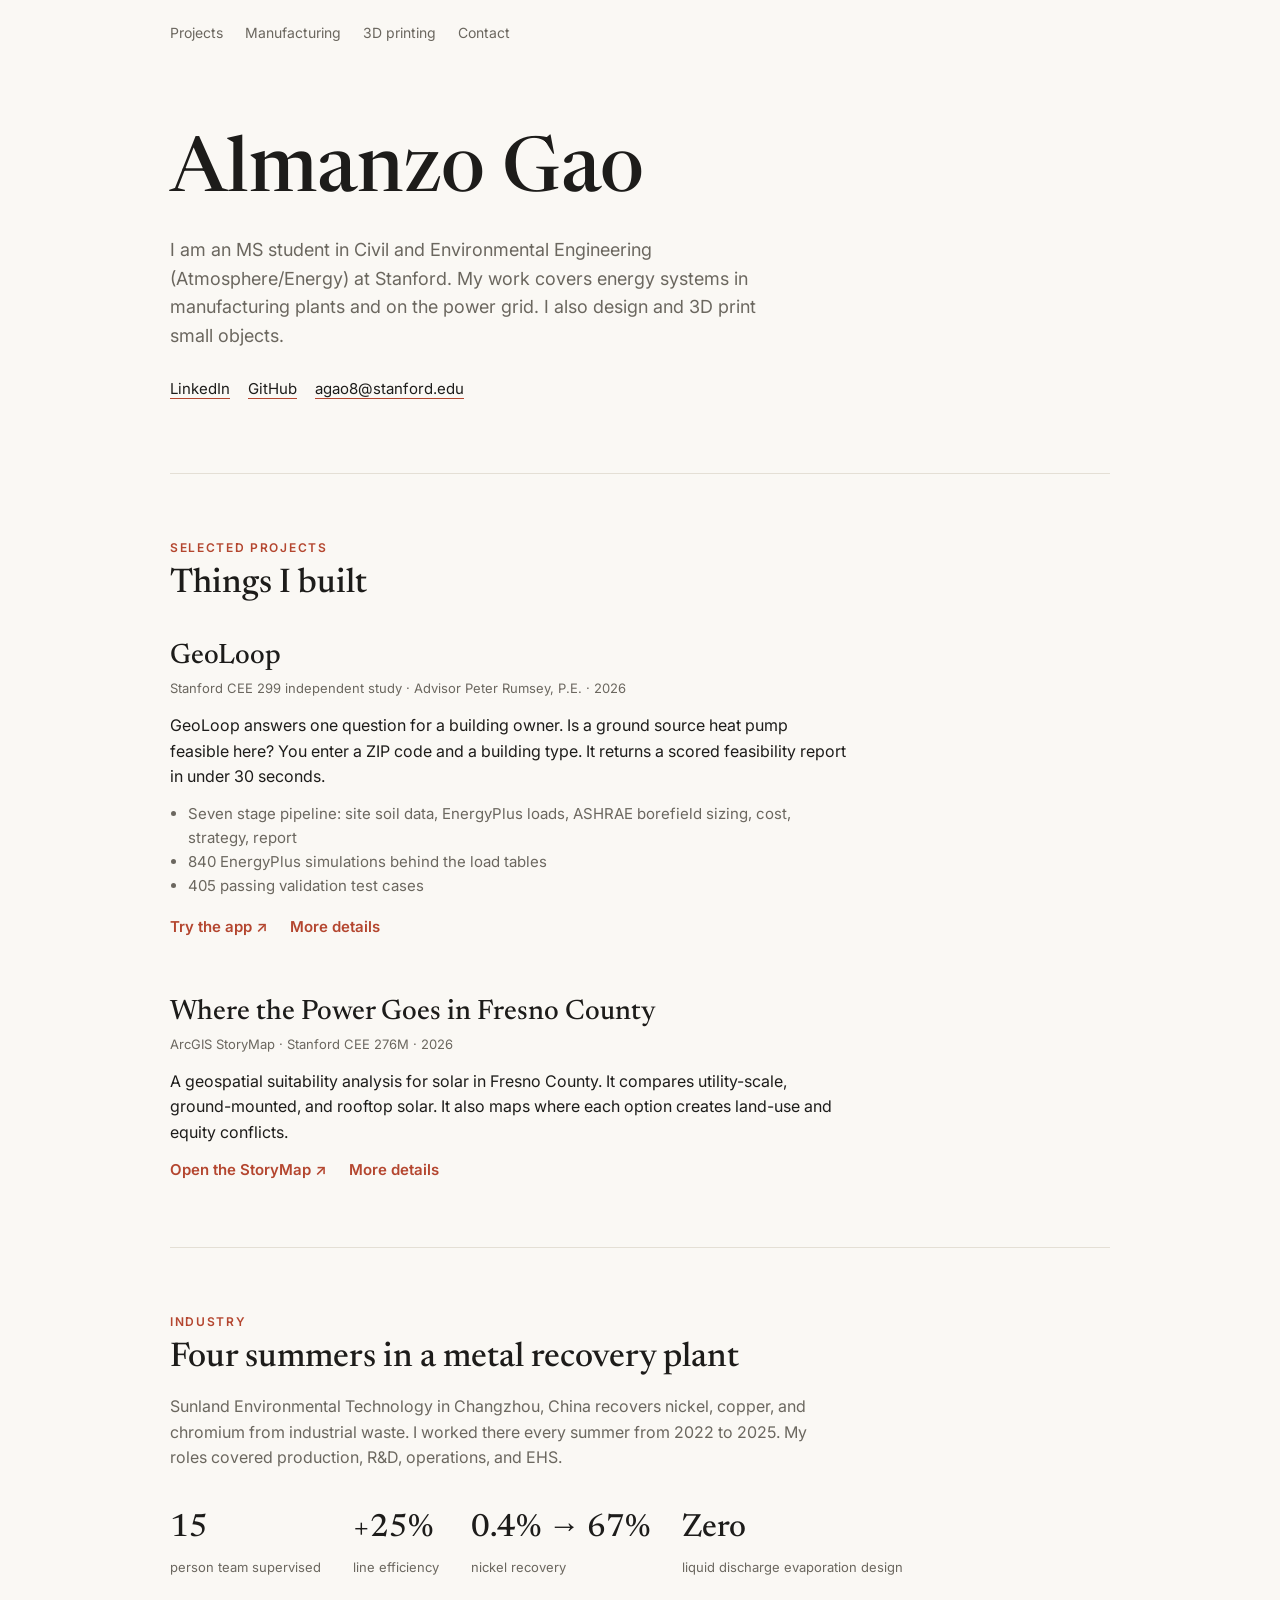
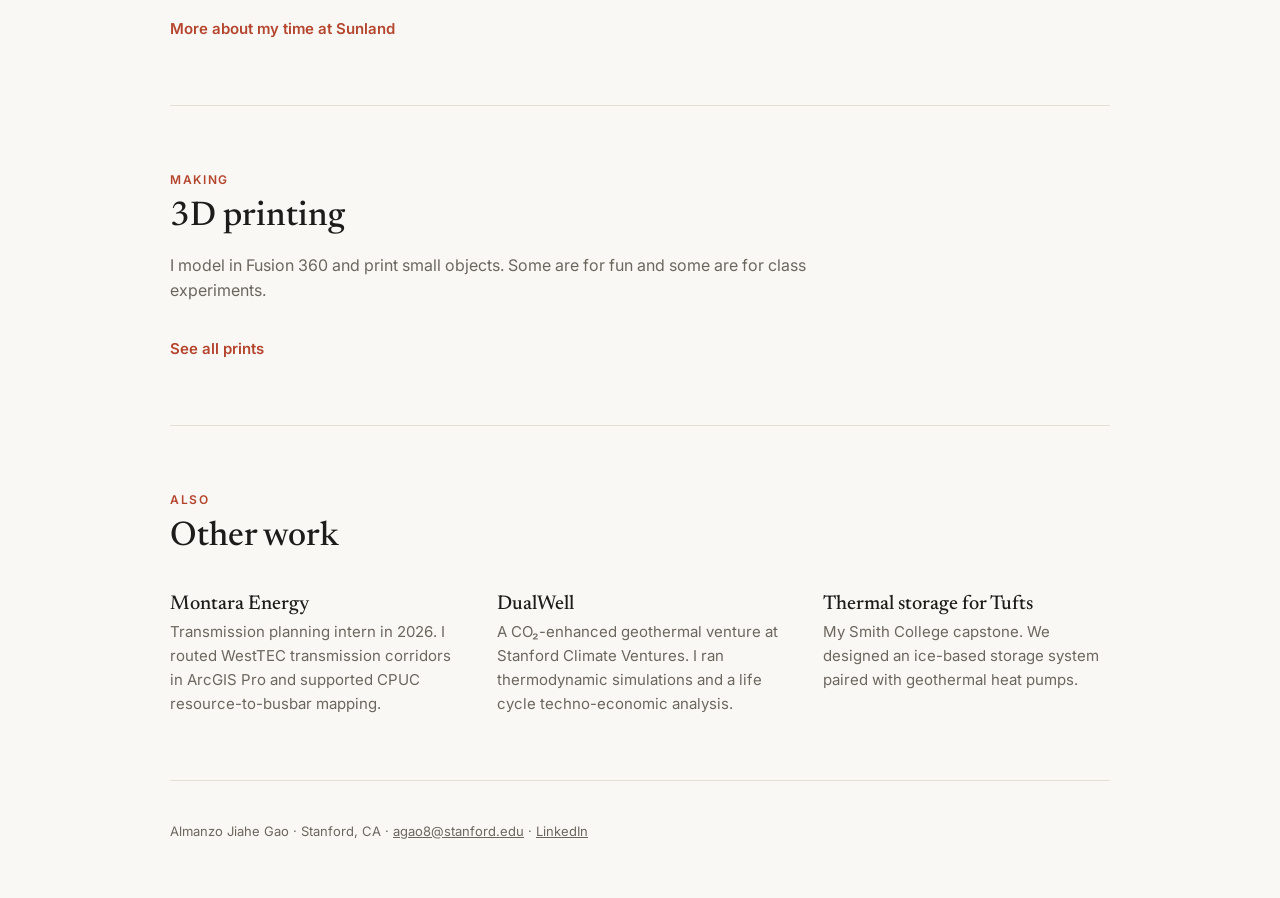
<file: index.html>
<!doctype html>
<html lang="en">
<head>
<meta charset="utf-8">
<meta name="viewport" content="width=device-width, initial-scale=1">
<title>Almanzo Gao</title>
<meta name="description" content="Almanzo Jiahe Gao. Stanford MS in Civil and Environmental Engineering. Energy systems, geothermal tools, solar siting, manufacturing, and 3D printing.">
<link rel="preconnect" href="https://fonts.googleapis.com">
<link rel="preconnect" href="https://fonts.gstatic.com" crossorigin>
<link href="https://fonts.googleapis.com/css2?family=Newsreader:opsz,wght@6..72,400;6..72,500&family=Inter:wght@400;500;600&display=swap" rel="stylesheet">
<link rel="stylesheet" href="style.css">
</head>
<body>
<main>
<nav><a href="projects.html">Projects</a><a href="manufacturing.html">Manufacturing</a><a href="3d-printing.html">3D printing</a><a href="#contact">Contact</a></nav>

<header>
  <h1>Almanzo Gao</h1>
  <p>I am an MS student in Civil and Environmental Engineering (Atmosphere/Energy) at Stanford. My work covers energy systems in manufacturing plants and on the power grid. I also design and 3D print small objects.</p>
  <div class="links">
    <a href="https://www.linkedin.com/in/almanzo-gao" target="_blank" rel="noopener">LinkedIn</a>
    <a href="https://github.com/agao8-boop" target="_blank" rel="noopener">GitHub</a>
    <a href="mailto:agao8@stanford.edu">agao8@stanford.edu</a>
  </div>
</header>

<section id="projects">
  <p class="eyebrow">Selected projects</p>
  <h2>Things I built</h2>

  <article class="project">
    <div>
      <h3><a href="projects.html#geoloop">GeoLoop</a></h3>
      <p class="meta">Stanford CEE 299 independent study · Advisor Peter Rumsey, P.E. · 2026</p>
      <p>GeoLoop answers one question for a building owner. Is a ground source heat pump feasible here? You enter a ZIP code and a building type. It returns a scored feasibility report in under 30 seconds.</p>
      <ul>
        <li>Seven stage pipeline: site soil data, EnergyPlus loads, ASHRAE borefield sizing, cost, strategy, report</li>
        <li>840 EnergyPlus simulations behind the load tables</li>
        <li>405 passing validation test cases</li>
      </ul>
      <a class="cta" href="https://geosite-advisor-442892847753.us-west1.run.app/" target="_blank" rel="noopener">Try the app ↗</a>
      <a class="cta" href="projects.html#geoloop">More details</a>
    </div>
  </article>

  <article class="project">
    <div>
      <h3><a href="projects.html#fresno">Where the Power Goes in Fresno County</a></h3>
      <p class="meta">ArcGIS StoryMap · Stanford CEE 276M · 2026</p>
      <p>A geospatial suitability analysis for solar in Fresno County. It compares utility-scale, ground-mounted, and rooftop solar. It also maps where each option creates land-use and equity conflicts.</p>
      <a class="cta" href="https://arcg.is/1GD0fe0" target="_blank" rel="noopener">Open the StoryMap ↗</a>
      <a class="cta" href="projects.html#fresno">More details</a>
    </div>
  </article>
</section>

<section id="manufacturing">
  <p class="eyebrow">Industry</p>
  <h2>Four summers in a metal recovery plant</h2>
  <p class="lede">Sunland Environmental Technology in Changzhou, China recovers nickel, copper, and chromium from industrial waste. I worked there every summer from 2022 to 2025. My roles covered production, R&amp;D, operations, and EHS.</p>
  <div class="facts">
    <div><b>15</b><span>person team supervised</span></div>
    <div><b>+25%</b><span>line efficiency</span></div>
    <div><b>0.4% → 67%</b><span>nickel recovery</span></div>
    <div><b>Zero</b><span>liquid discharge evaporation design</span></div>
  </div>
  <a class="cta" href="manufacturing.html">More about my time at Sunland</a>
</section>

<section id="making">
  <p class="eyebrow">Making</p>
  <h2>3D printing</h2>
  <p class="lede">I model in Fusion 360 and print small objects. Some are for fun and some are for class experiments.</p>
  <a class="cta" href="3d-printing.html">See all prints</a>
</section>

<section>
  <p class="eyebrow">Also</p>
  <h2>Other work</h2>
  <div class="more">
    <div><h3>Montara Energy</h3><p>Transmission planning intern in 2026. I routed WestTEC transmission corridors in ArcGIS Pro and supported CPUC resource-to-busbar mapping.</p></div>
    <div><h3>DualWell</h3><p>A CO₂-enhanced geothermal venture at Stanford Climate Ventures. I ran thermodynamic simulations and a life cycle techno-economic analysis.</p></div>
    <div><h3>Thermal storage for Tufts</h3><p>My Smith College capstone. We designed an ice-based storage system paired with geothermal heat pumps.</p></div>
  </div>
</section>

<footer id="contact">
  <p>Almanzo Jiahe Gao · Stanford, CA · <a href="mailto:agao8@stanford.edu">agao8@stanford.edu</a> · <a href="https://www.linkedin.com/in/almanzo-gao" target="_blank" rel="noopener">LinkedIn</a></p>
</footer>
</main>
</body>
</html>
</file>
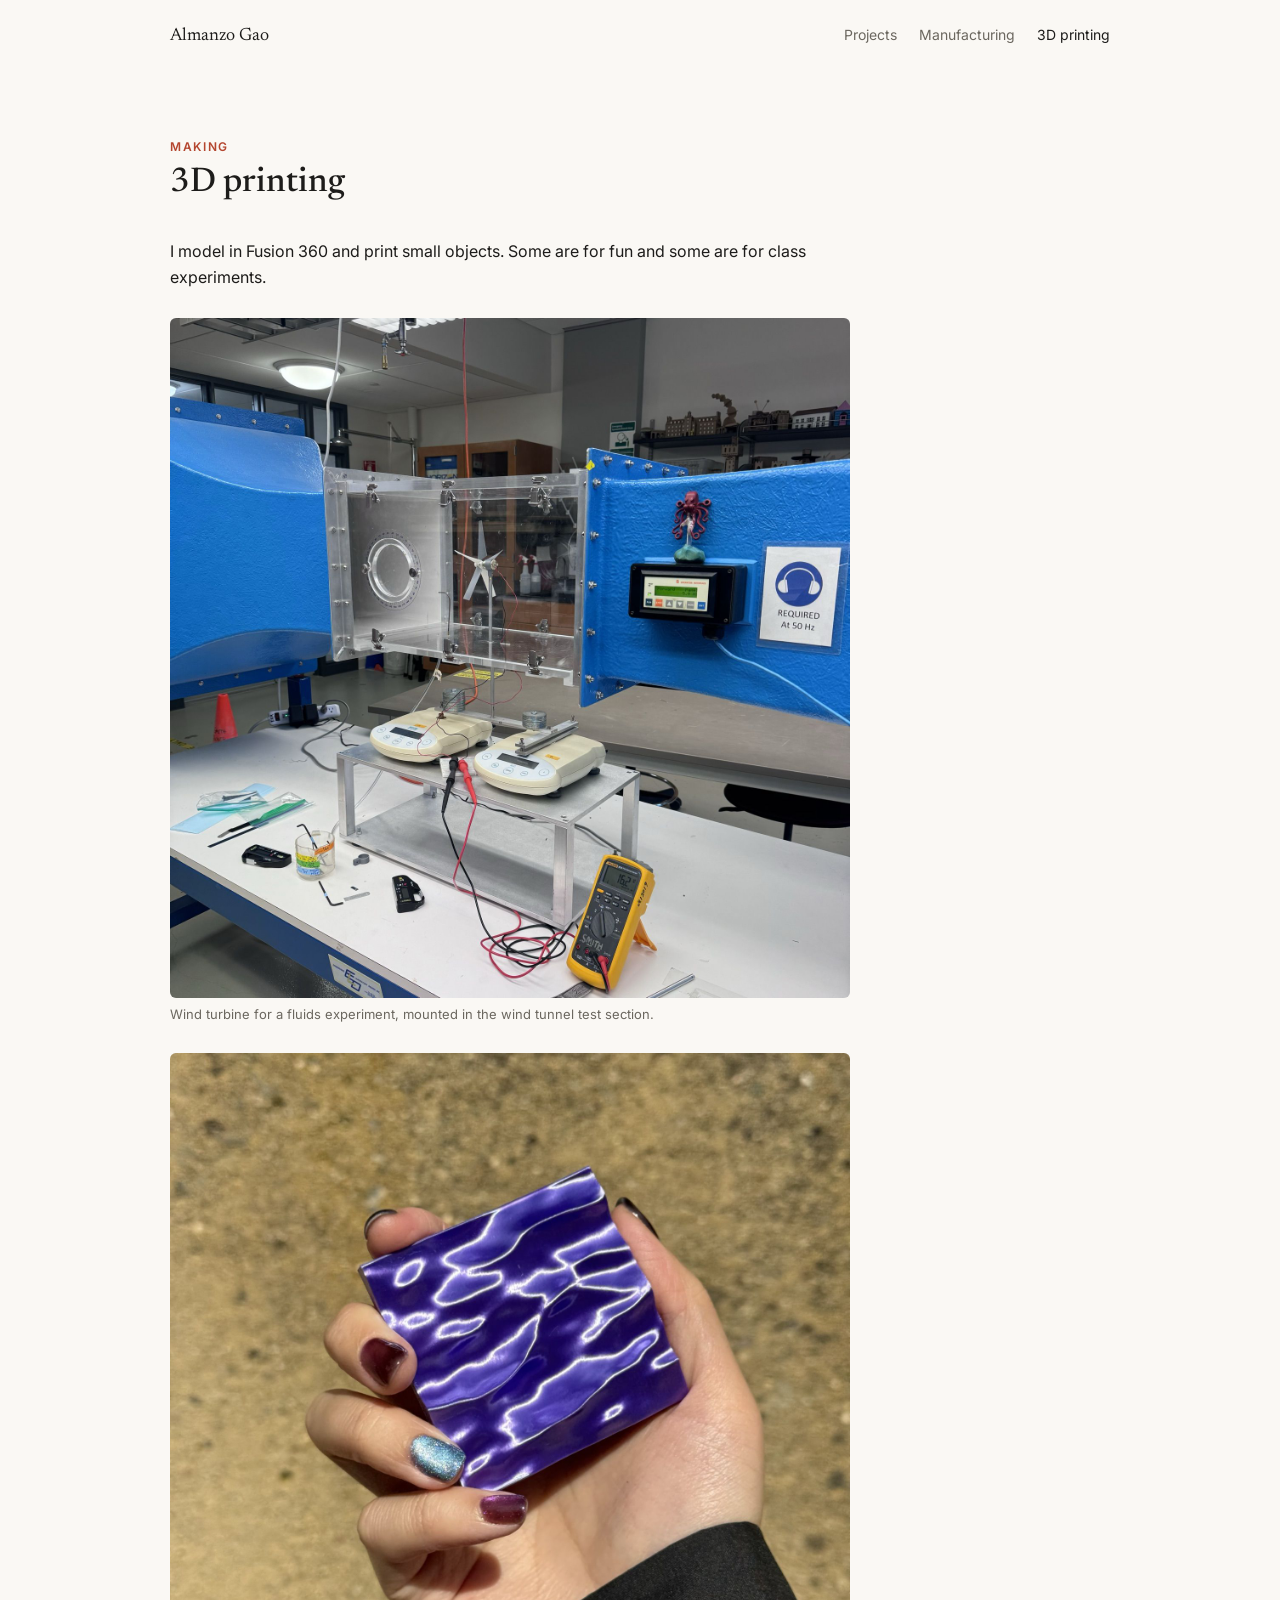
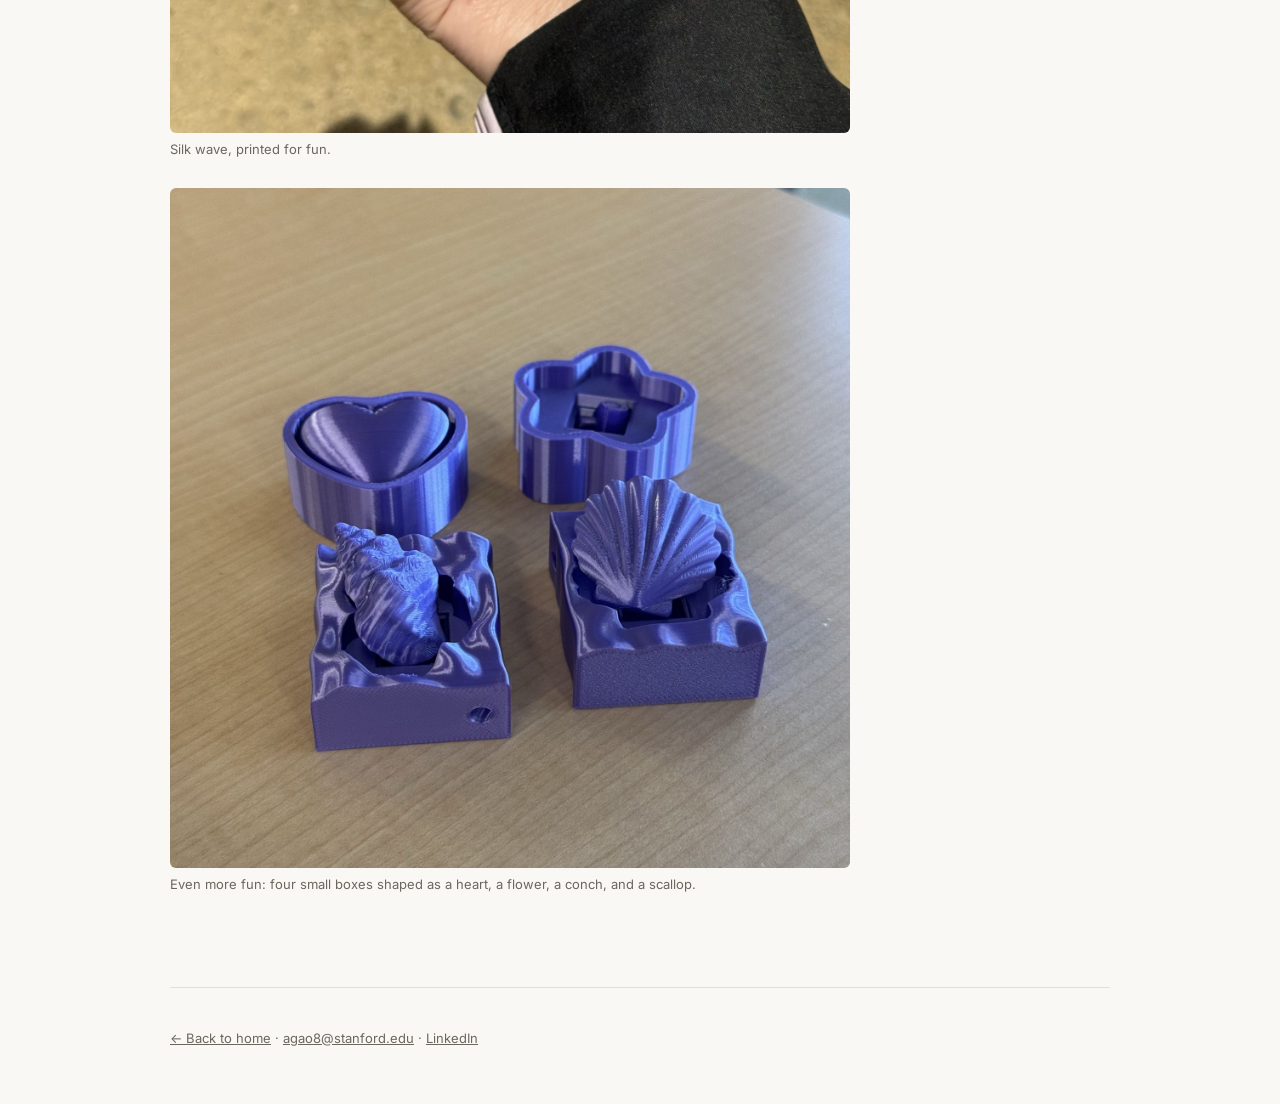
<file: 3d-printing.html>
<!doctype html>
<html lang="en">
<head>
<meta charset="utf-8">
<meta name="viewport" content="width=device-width, initial-scale=1">
<title>3D printing · Almanzo Gao</title>
<link rel="preconnect" href="https://fonts.googleapis.com">
<link rel="preconnect" href="https://fonts.gstatic.com" crossorigin>
<link href="https://fonts.googleapis.com/css2?family=Newsreader:opsz,wght@6..72,400;6..72,500&family=Inter:wght@400;500;600&display=swap" rel="stylesheet">
<link rel="stylesheet" href="style.css">
</head>
<body>
<main>
<nav><a class="home" href="index.html">Almanzo Gao</a><a href="projects.html">Projects</a><a href="manufacturing.html">Manufacturing</a><a href="3d-printing.html" aria-current="page">3D printing</a></nav>

<section>
  <p class="eyebrow">Making</p>
  <h2>3D printing</h2>
  <div class="detail"><p>I model in Fusion 360 and print small objects. Some are for fun and some are for class experiments.</p></div>
  <img class="wide" src="images/3d/wind-turbine.jpg" alt="Small printed wind turbine mounted in a wind tunnel test section" style="max-width:680px;margin-top:28px">
  <p class="cap">Wind turbine for a fluids experiment, mounted in the wind tunnel test section.</p>
  <img class="wide" src="images/3d/silk-wave.jpg" alt="Purple silk-finish printed square with a wave surface, held in a hand" style="max-width:680px">
  <p class="cap">Silk wave, printed for fun.</p>
  <img class="wide" src="images/3d/shell-boxes.jpg" alt="Four purple printed boxes shaped like a heart, a flower, a conch, and a scallop" style="max-width:680px">
  <p class="cap">Even more fun: four small boxes shaped as a heart, a flower, a conch, and a scallop.</p>
</section>

<footer>
  <p><a href="index.html">← Back to home</a> · <a href="mailto:agao8@stanford.edu">agao8@stanford.edu</a> · <a href="https://www.linkedin.com/in/almanzo-gao" target="_blank" rel="noopener">LinkedIn</a></p>
</footer>
</main>
</body>
</html>
</file>
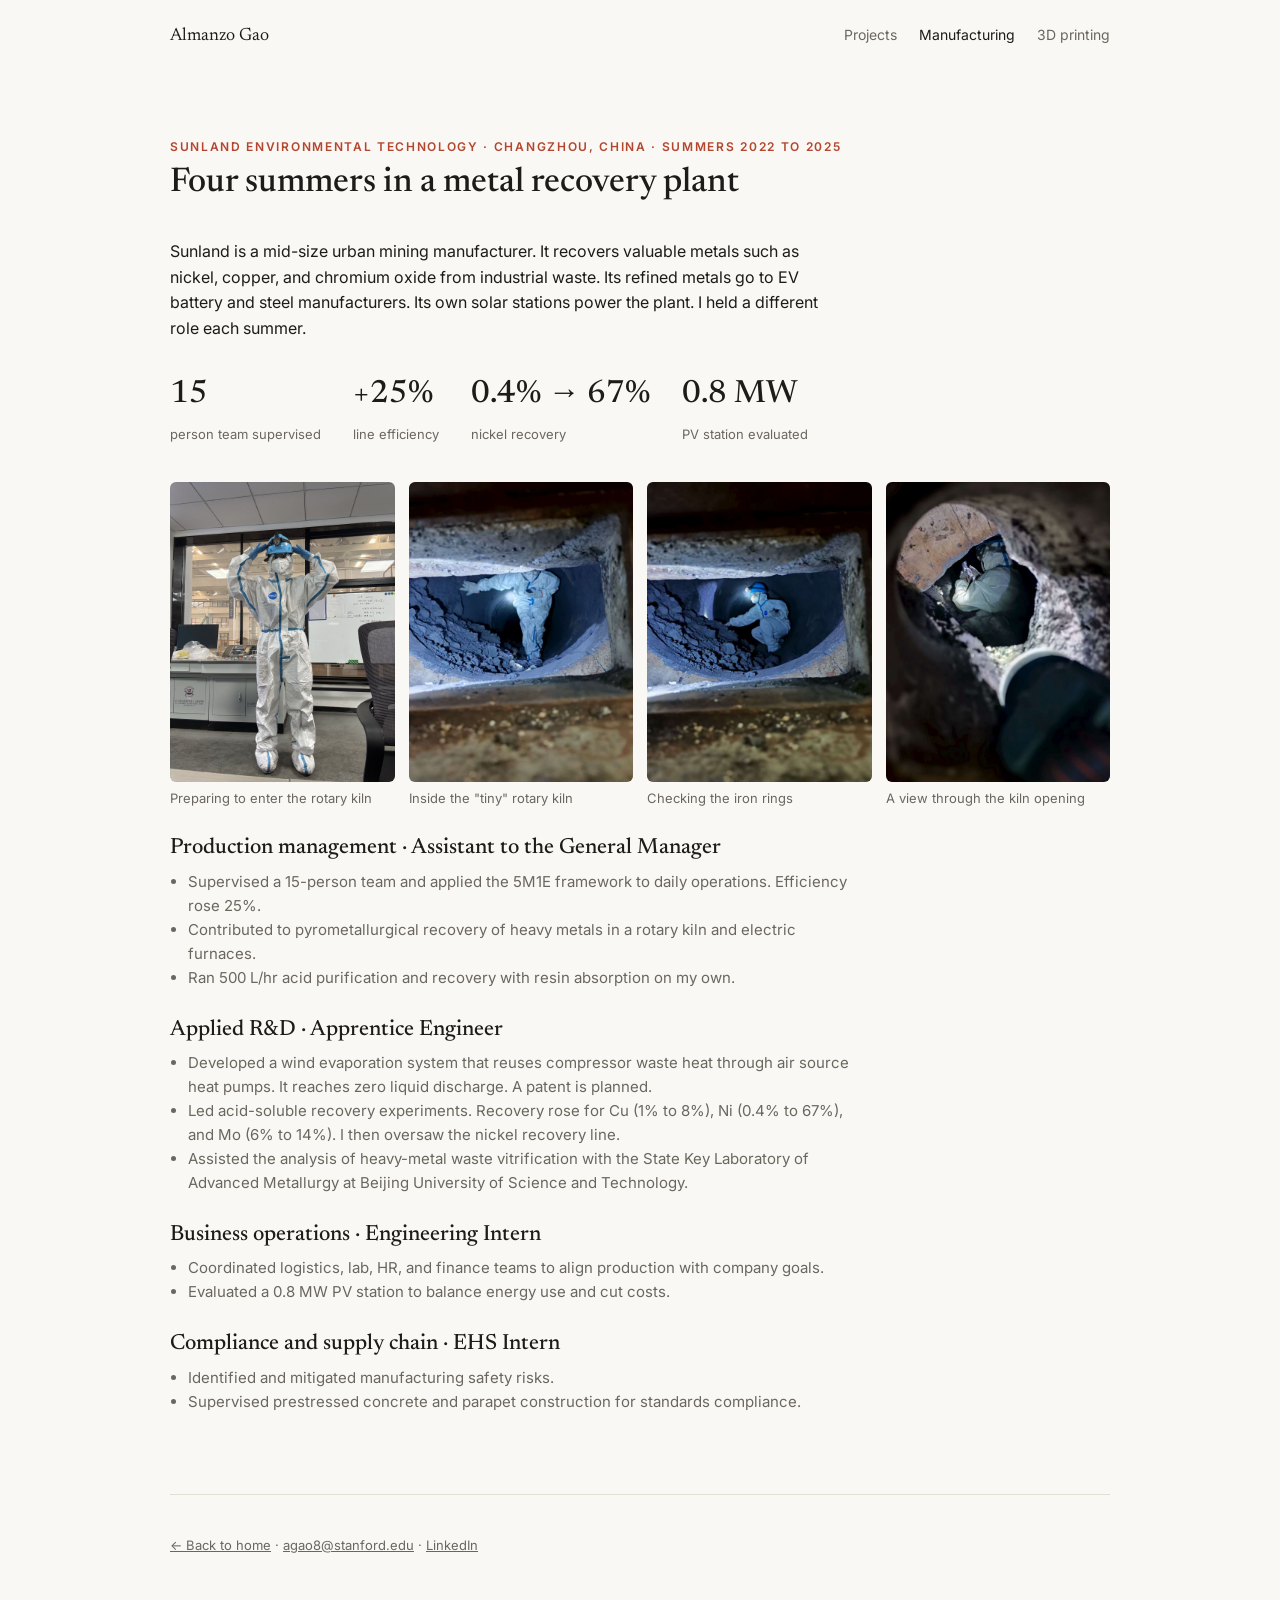
<file: manufacturing.html>
<!doctype html>
<html lang="en">
<head>
<meta charset="utf-8">
<meta name="viewport" content="width=device-width, initial-scale=1">
<title>Manufacturing · Almanzo Gao</title>
<link rel="preconnect" href="https://fonts.googleapis.com">
<link rel="preconnect" href="https://fonts.gstatic.com" crossorigin>
<link href="https://fonts.googleapis.com/css2?family=Newsreader:opsz,wght@6..72,400;6..72,500&family=Inter:wght@400;500;600&display=swap" rel="stylesheet">
<link rel="stylesheet" href="style.css">
</head>
<body>
<main>
<nav><a class="home" href="index.html">Almanzo Gao</a><a href="projects.html">Projects</a><a href="manufacturing.html" aria-current="page">Manufacturing</a><a href="3d-printing.html">3D printing</a></nav>

<section>
  <p class="eyebrow">Sunland Environmental Technology · Changzhou, China · Summers 2022 to 2025</p>
  <h2>Four summers in a metal recovery plant</h2>
  <div class="detail">
    <p>Sunland is a mid-size urban mining manufacturer. It recovers valuable metals such as nickel, copper, and chromium oxide from industrial waste. Its refined metals go to EV battery and steel manufacturers. Its own solar stations power the plant. I held a different role each summer.</p>
  </div>
  <div class="facts" style="margin-top:28px">
    <div><b>15</b><span>person team supervised</span></div>
    <div><b>+25%</b><span>line efficiency</span></div>
    <div><b>0.4% → 67%</b><span>nickel recovery</span></div>
    <div><b>0.8 MW</b><span>PV station evaluated</span></div>
  </div>
  <div class="gallery tall">
    <figure><img src="images/manufacturing/suiting-up.jpg" alt="Almanzo in a white protective suit and helmet lamp" loading="lazy"><figcaption>Preparing to enter the rotary kiln</figcaption></figure>
    <figure><img src="images/manufacturing/inside-kiln.jpg" alt="A worker in a protective suit inside a rotary kiln" loading="lazy"><figcaption>Inside the "tiny" rotary kiln</figcaption></figure>
    <figure><img src="images/manufacturing/iron-rings.jpg" alt="Crouching inside the kiln to inspect the lining" loading="lazy"><figcaption>Checking the iron rings</figcaption></figure>
    <figure><img src="images/manufacturing/kiln-opening.jpg" alt="View through a round opening into the kiln" loading="lazy"><figcaption>A view through the kiln opening</figcaption></figure>
  </div>
  <div class="detail">
    <h3>Production management · Assistant to the General Manager</h3>
    <ul>
      <li>Supervised a 15-person team and applied the 5M1E framework to daily operations. Efficiency rose 25%.</li>
      <li>Contributed to pyrometallurgical recovery of heavy metals in a rotary kiln and electric furnaces.</li>
      <li>Ran 500 L/hr acid purification and recovery with resin absorption on my own.</li>
    </ul>
    <h3>Applied R&amp;D · Apprentice Engineer</h3>
    <ul>
      <li>Developed a wind evaporation system that reuses compressor waste heat through air source heat pumps. It reaches zero liquid discharge. A patent is planned.</li>
      <li>Led acid-soluble recovery experiments. Recovery rose for Cu (1% to 8%), Ni (0.4% to 67%), and Mo (6% to 14%). I then oversaw the nickel recovery line.</li>
      <li>Assisted the analysis of heavy-metal waste vitrification with the State Key Laboratory of Advanced Metallurgy at Beijing University of Science and Technology.</li>
    </ul>
    <h3>Business operations · Engineering Intern</h3>
    <ul>
      <li>Coordinated logistics, lab, HR, and finance teams to align production with company goals.</li>
      <li>Evaluated a 0.8 MW PV station to balance energy use and cut costs.</li>
    </ul>
    <h3>Compliance and supply chain · EHS Intern</h3>
    <ul>
      <li>Identified and mitigated manufacturing safety risks.</li>
      <li>Supervised prestressed concrete and parapet construction for standards compliance.</li>
    </ul>
  </div>
</section>

<footer>
  <p><a href="index.html">← Back to home</a> · <a href="mailto:agao8@stanford.edu">agao8@stanford.edu</a> · <a href="https://www.linkedin.com/in/almanzo-gao" target="_blank" rel="noopener">LinkedIn</a></p>
</footer>
</main>
</body>
</html>
</file>
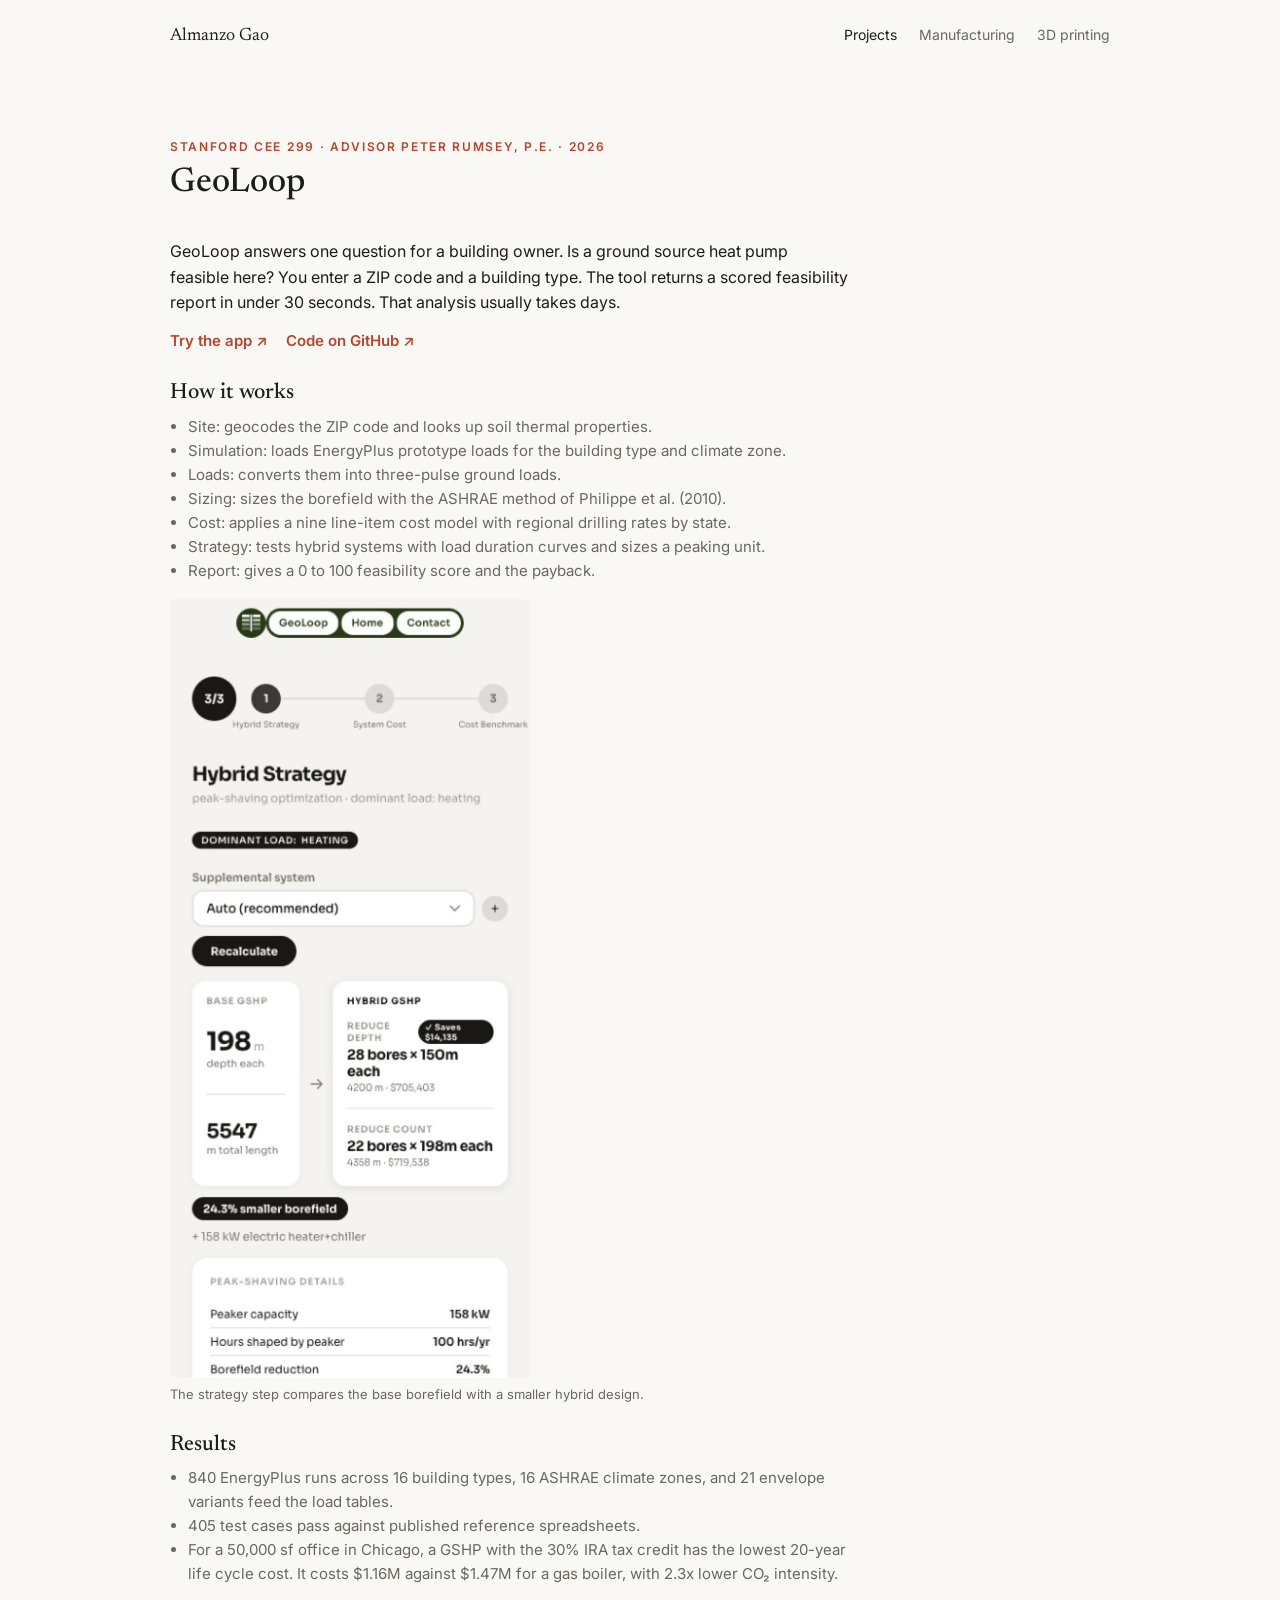
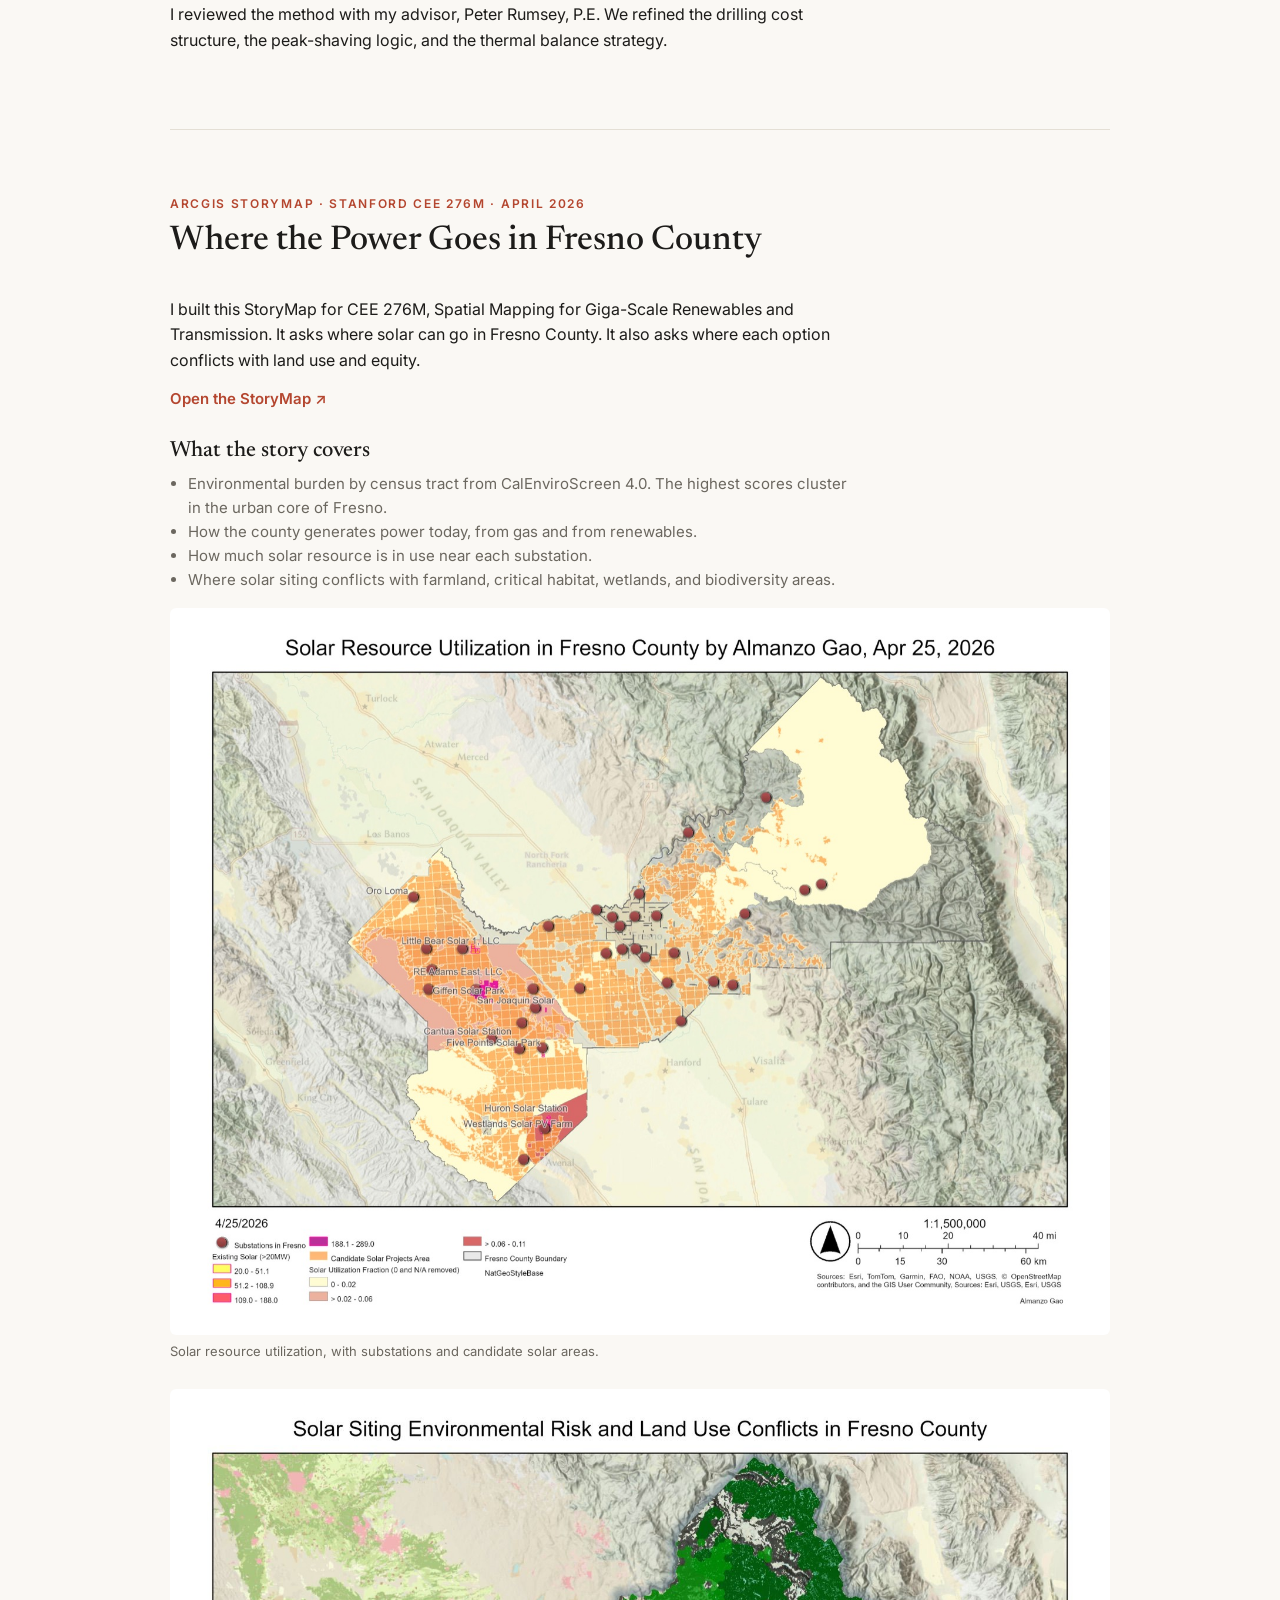
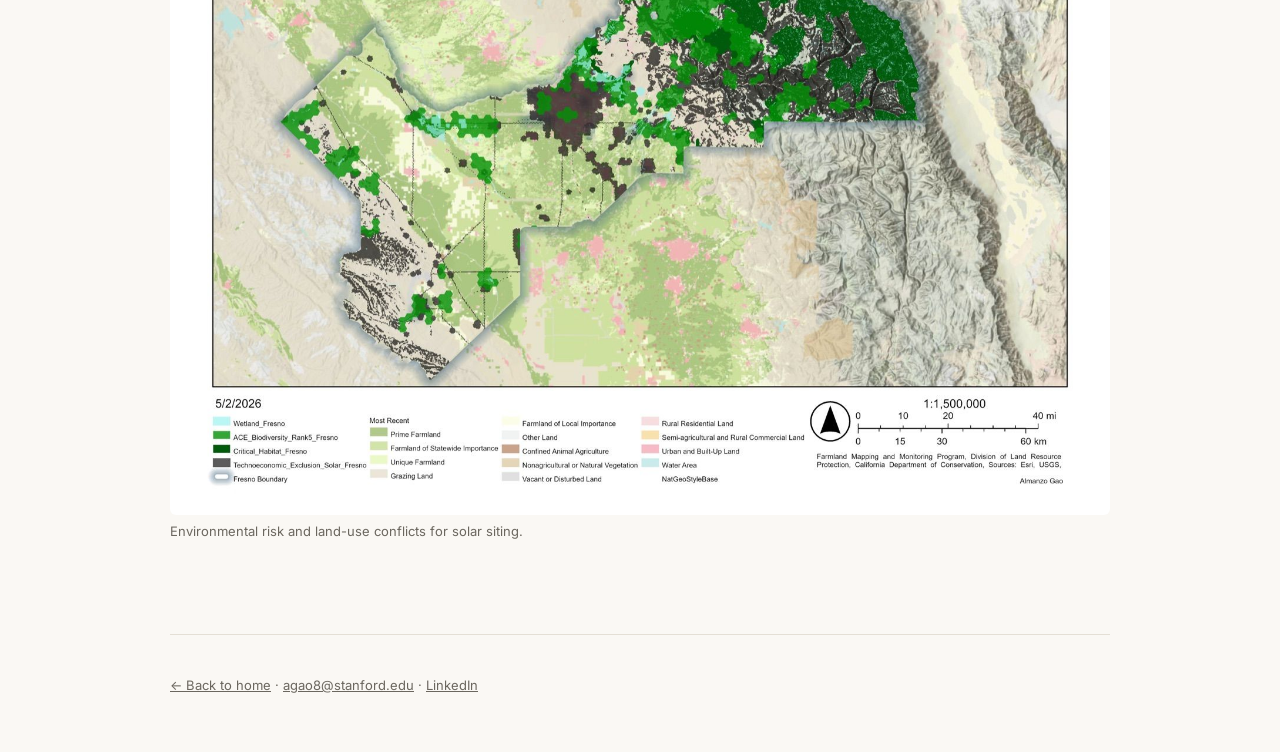
<file: projects.html>
<!doctype html>
<html lang="en">
<head>
<meta charset="utf-8">
<meta name="viewport" content="width=device-width, initial-scale=1">
<title>Projects · Almanzo Gao</title>
<link rel="preconnect" href="https://fonts.googleapis.com">
<link rel="preconnect" href="https://fonts.gstatic.com" crossorigin>
<link href="https://fonts.googleapis.com/css2?family=Newsreader:opsz,wght@6..72,400;6..72,500&family=Inter:wght@400;500;600&display=swap" rel="stylesheet">
<link rel="stylesheet" href="style.css">
</head>
<body>
<main>
<nav><a class="home" href="index.html">Almanzo Gao</a><a href="projects.html" aria-current="page">Projects</a><a href="manufacturing.html">Manufacturing</a><a href="3d-printing.html">3D printing</a></nav>

<section id="geoloop">
  <p class="eyebrow">Stanford CEE 299 · Advisor Peter Rumsey, P.E. · 2026</p>
  <h2>GeoLoop</h2>
  <div class="detail">
    <p>GeoLoop answers one question for a building owner. Is a ground source heat pump feasible here? You enter a ZIP code and a building type. The tool returns a scored feasibility report in under 30 seconds. That analysis usually takes days.</p>
    <p><a class="cta" href="https://geosite-advisor-442892847753.us-west1.run.app/" target="_blank" rel="noopener">Try the app ↗</a><a class="cta" href="https://github.com/agao8-boop/geoloop" target="_blank" rel="noopener">Code on GitHub ↗</a></p>
    <h3>How it works</h3>
    <ul>
      <li>Site: geocodes the ZIP code and looks up soil thermal properties.</li>
      <li>Simulation: loads EnergyPlus prototype loads for the building type and climate zone.</li>
      <li>Loads: converts them into three-pulse ground loads.</li>
      <li>Sizing: sizes the borefield with the ASHRAE method of Philippe et al. (2010).</li>
      <li>Cost: applies a nine line-item cost model with regional drilling rates by state.</li>
      <li>Strategy: tests hybrid systems with load duration curves and sizes a peaking unit.</li>
      <li>Report: gives a 0 to 100 feasibility score and the payback.</li>
    </ul>
    <img class="wide" src="images/projects/geoloop-strategy.jpg" alt="GeoLoop hybrid strategy screen comparing a base borefield with a smaller hybrid borefield" style="max-width:360px">
    <p class="cap">The strategy step compares the base borefield with a smaller hybrid design.</p>
    <h3>Results</h3>
    <ul>
      <li>840 EnergyPlus runs across 16 building types, 16 ASHRAE climate zones, and 21 envelope variants feed the load tables.</li>
      <li>405 test cases pass against published reference spreadsheets.</li>
      <li>For a 50,000 sf office in Chicago, a GSHP with the 30% IRA tax credit has the lowest 20-year life cycle cost. It costs $1.16M against $1.47M for a gas boiler, with 2.3x lower CO₂ intensity.</li>
    </ul>
    <p>I reviewed the method with my advisor, Peter Rumsey, P.E. We refined the drilling cost structure, the peak-shaving logic, and the thermal balance strategy.</p>
  </div>
</section>

<section id="fresno">
  <p class="eyebrow">ArcGIS StoryMap · Stanford CEE 276M · April 2026</p>
  <h2>Where the Power Goes in Fresno County</h2>
  <div class="detail">
    <p>I built this StoryMap for CEE 276M, Spatial Mapping for Giga-Scale Renewables and Transmission. It asks where solar can go in Fresno County. It also asks where each option conflicts with land use and equity.</p>
    <p><a class="cta" href="https://arcg.is/1GD0fe0" target="_blank" rel="noopener">Open the StoryMap ↗</a></p>
    <h3>What the story covers</h3>
    <ul>
      <li>Environmental burden by census tract from CalEnviroScreen 4.0. The highest scores cluster in the urban core of Fresno.</li>
      <li>How the county generates power today, from gas and from renewables.</li>
      <li>How much solar resource is in use near each substation.</li>
      <li>Where solar siting conflicts with farmland, critical habitat, wetlands, and biodiversity areas.</li>
    </ul>
  </div>
  <img class="wide" src="images/projects/fresno-storymap.jpg" alt="Map of solar resource utilization in Fresno County with substations and candidate solar areas">
  <p class="cap">Solar resource utilization, with substations and candidate solar areas.</p>
  <img class="wide" src="images/projects/fresno-landuse.jpg" alt="Map of solar siting environmental risk and land use conflicts in Fresno County">
  <p class="cap">Environmental risk and land-use conflicts for solar siting.</p>
</section>

<footer>
  <p><a href="index.html">← Back to home</a> · <a href="mailto:agao8@stanford.edu">agao8@stanford.edu</a> · <a href="https://www.linkedin.com/in/almanzo-gao" target="_blank" rel="noopener">LinkedIn</a></p>
</footer>
</main>
</body>
</html>
</file>
<file: style.css>
:root{--bg:#faf8f4;--ink:#1d1c1a;--muted:#6b675f;--line:#e4dfd5;--accent:#b4462f}
*{box-sizing:border-box;margin:0}
body{background:var(--bg);color:var(--ink);font:16px/1.6 Inter,system-ui,sans-serif}
main{max-width:980px;margin:0 auto;padding:0 20px}
a{color:inherit}
h1,h2,h3{font-family:Newsreader,Georgia,serif;font-weight:500;line-height:1.15}
nav{display:flex;flex-wrap:wrap;gap:8px 22px;align-items:baseline;padding:22px 0;font-size:14px;white-space:nowrap}
nav .home{margin-right:auto;font-family:Newsreader,serif;font-size:18px;color:var(--ink)}
nav a{text-decoration:none;color:var(--muted)} nav a:hover,nav a[aria-current]{color:var(--ink)}
header{padding:64px 0 72px;border-bottom:1px solid var(--line)}
header h1{font-size:clamp(44px,8vw,76px)}
header p{max-width:620px;margin-top:18px;font-size:18px;color:var(--muted)}
.links{display:flex;flex-wrap:wrap;gap:18px;margin-top:26px;font-size:15px}
.links a{text-underline-offset:4px;text-decoration-color:var(--accent)}
section{padding:64px 0;border-bottom:1px solid var(--line)}
.eyebrow{font-size:12px;letter-spacing:.14em;text-transform:uppercase;color:var(--accent);font-weight:600}
section>h2{font-size:34px;margin:8px 0 36px}
.project{max-width:680px;margin-bottom:56px}
.project:last-child{margin-bottom:0}
.project img{width:100%;border-radius:6px;display:block}
.project .shot{max-height:420px;object-fit:cover;object-position:top}
.project h3{font-size:28px}
.project h3 a{text-decoration:none}
.project .meta{font-size:13px;color:var(--muted);margin:6px 0 14px}
.project p{margin-bottom:12px}
.project ul,.detail ul{padding-left:18px;color:var(--muted);font-size:15px;margin-bottom:16px}
.cta{display:inline-block;margin-right:18px;font-weight:600;font-size:15px;color:var(--accent);text-decoration:none}
.cta:hover{text-decoration:underline}
.lede{max-width:640px;margin:-20px 0 32px;color:var(--muted)}
.facts{display:flex;flex-wrap:wrap;gap:32px;margin-bottom:36px}
.facts b{display:block;font-family:Newsreader,serif;font-weight:500;font-size:32px;color:var(--ink)}
.facts span{font-size:13px;color:var(--muted)}
.gallery{display:grid;grid-template-columns:repeat(auto-fill,minmax(220px,1fr));gap:14px;margin-bottom:28px}
.gallery figure{margin:0}
.gallery img{width:100%;aspect-ratio:1;object-fit:cover;border-radius:6px;display:block;background:var(--line)}
.gallery.tall img{aspect-ratio:3/4}
.gallery figcaption{font-size:13px;color:var(--muted);margin-top:6px}
.more{display:grid;grid-template-columns:repeat(auto-fit,minmax(260px,1fr));gap:28px 40px}
.more h3{font-size:20px}
.more p{font-size:15px;color:var(--muted);margin-top:4px}
.detail{max-width:680px}
.detail h3{font-size:22px;margin:28px 0 8px}
.detail p{margin-bottom:12px}
.wide{width:100%;border-radius:6px;display:block;margin:8px 0 6px}
.cap{font-size:13px;color:var(--muted);margin-bottom:28px}
footer{padding:40px 0 56px;font-size:13px;color:var(--muted)}
@media (max-width:720px){.project{grid-template-columns:1fr;gap:20px}.project .shot{max-height:360px}}
</file>
